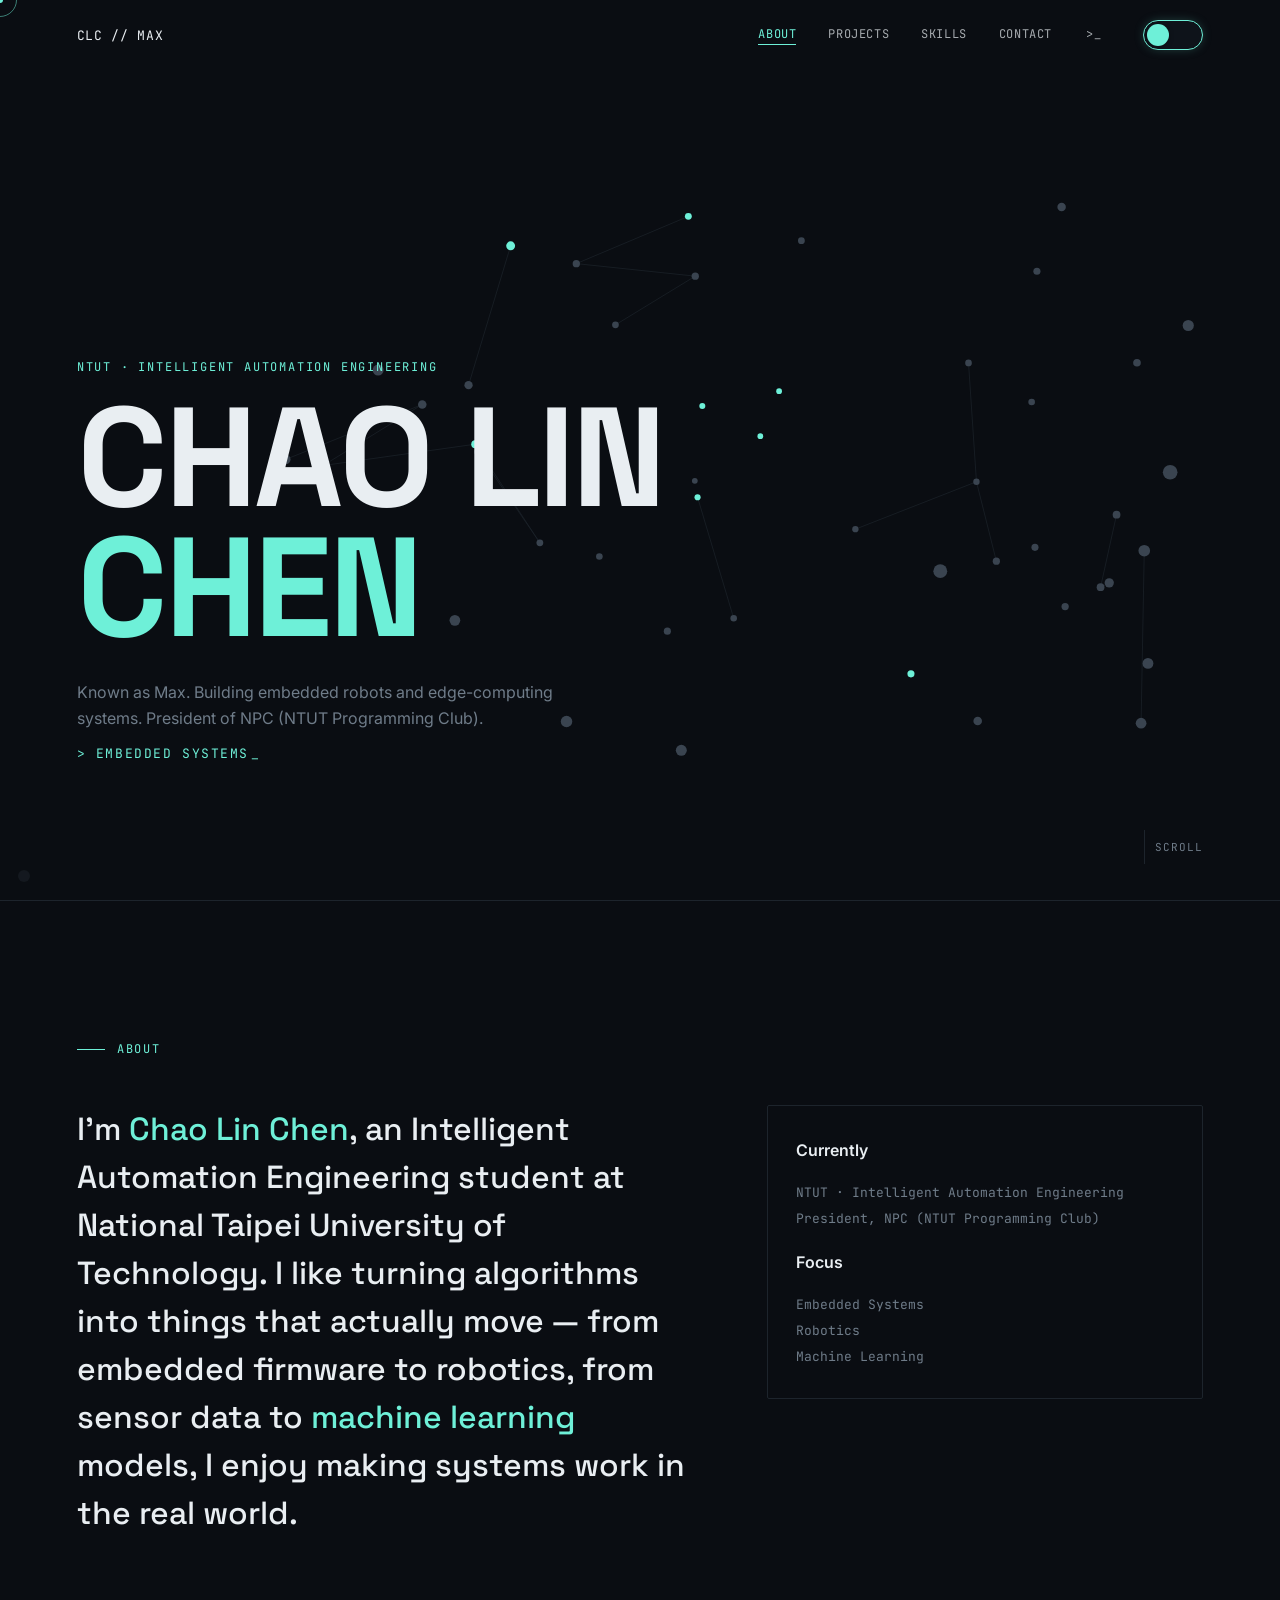
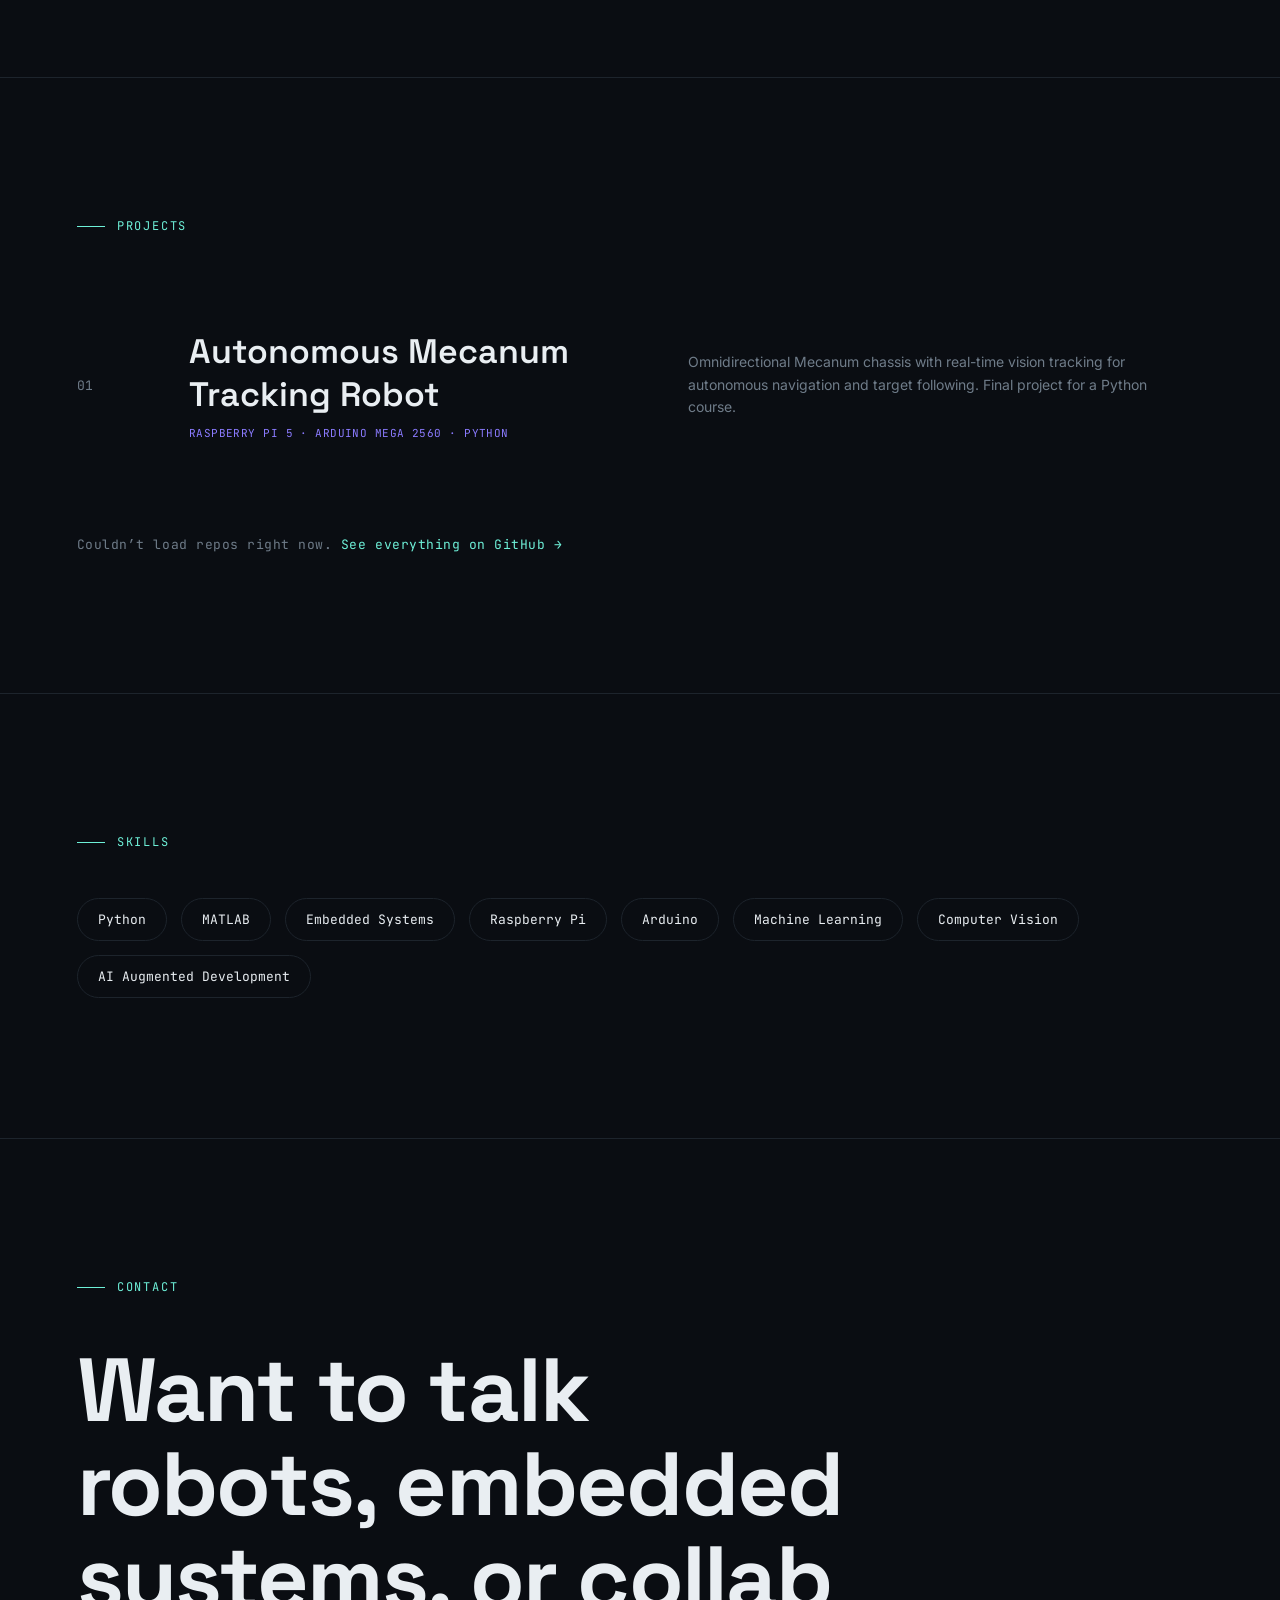
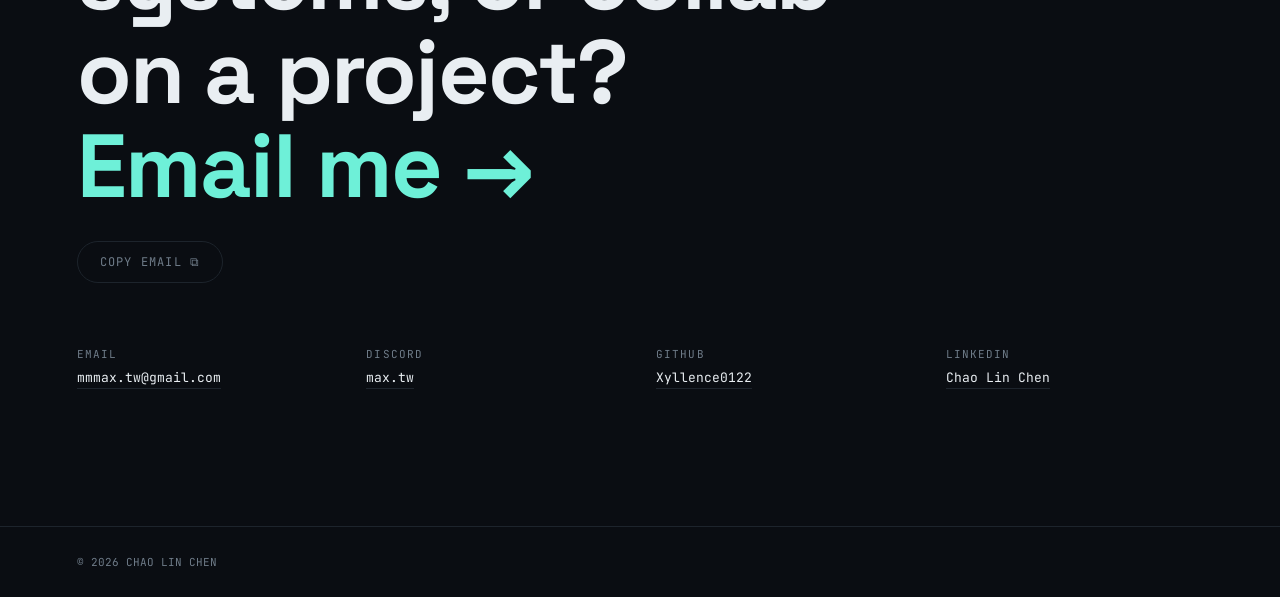
<file: index.html>
<!DOCTYPE html>
<html lang="en">
<head>
<meta charset="UTF-8">
<meta name="viewport" content="width=device-width, initial-scale=1.0">
<title>Chao Lin Chen (Max) — Embedded Systems &amp; Robotics Portfolio</title>

<!-- SEO -->
<meta name="description" content="Chao Lin Chen (Max) — Intelligent Automation Engineering student at NTUT. Building embedded robots, edge-computing systems and machine-learning projects. President of NPC (NTUT Programming Club).">
<meta name="author" content="Chao Lin Chen">
<link rel="canonical" href="https://xyllence0122.github.io/">

<!-- Open Graph / social sharing -->
<meta property="og:type" content="website">
<meta property="og:title" content="Chao Lin Chen (Max) — Portfolio">
<meta property="og:description" content="Building embedded robots and edge-computing systems. NTUT Intelligent Automation Engineering.">
<meta property="og:url" content="https://xyllence0122.github.io/">
<meta name="twitter:card" content="summary">

<meta name="theme-color" content="#0a0d12">

<!-- Favicon (inline SVG, no extra request) -->
<link rel="icon" href="data:image/svg+xml,%3Csvg xmlns='http://www.w3.org/2000/svg' viewBox='0 0 64 64'%3E%3Crect width='64' height='64' rx='12' fill='%230a0d12'/%3E%3Ctext x='32' y='42' font-family='monospace' font-size='28' font-weight='bold' fill='%236ef0d8' text-anchor='middle'%3EM%3C/text%3E%3C/svg%3E">

<!-- Apply saved theme BEFORE first paint to avoid a flash of the wrong theme -->
<script>
  (function(){
    try{
      if(localStorage.getItem('clc_theme') === 'light'){
        document.documentElement.setAttribute('data-theme','light');
      }
    }catch(e){}
  })();
</script>

<!-- Fonts -->
<link rel="preconnect" href="https://fonts.googleapis.com">
<link rel="preconnect" href="https://fonts.gstatic.com" crossorigin>
<link href="https://fonts.googleapis.com/css2?family=Space+Grotesk:wght@400;500;600;700&family=Inter:wght@400;500;600&family=JetBrains+Mono:wght@400;500&display=swap" rel="stylesheet">

<link rel="stylesheet" href="style.css">

<!-- Structured data for search engines -->
<script type="application/ld+json">
{
  "@context": "https://schema.org",
  "@type": "Person",
  "name": "Chao Lin Chen",
  "alternateName": "Max",
  "url": "https://xyllence0122.github.io/",
  "email": "mailto:mmmax.tw@gmail.com",
  "affiliation": { "@type": "CollegeOrUniversity", "name": "National Taipei University of Technology" },
  "knowsAbout": ["Embedded Systems", "Robotics", "Machine Learning", "Computer Vision", "Python"],
  "sameAs": ["https://github.com/Xyllence0122"]
}
</script>
</head>
<body>

<a class="skip-link" href="#about">Skip to content</a>

<div id="preloader" aria-hidden="true">
  <div class="pre-mark">CLC<span>.</span>DEV</div>
  <div class="pre-counter"><b id="pre-pct">0</b>%</div>
  <div class="pre-bar"><i id="pre-bar-fill"></i></div>
</div>

<div id="scroll-progress" aria-hidden="true"></div>

<div id="cursor-dot" aria-hidden="true"></div>
<div id="cursor-ring" aria-hidden="true"></div>

<nav aria-label="Main navigation">
  <a class="nav-mark" href="#top">CLC // MAX</a>
  <button id="nav-toggle" aria-expanded="false" aria-controls="nav-links" aria-label="Toggle menu">
    <span></span><span></span>
  </button>
  <div class="nav-links" id="nav-links">
    <a href="#about">ABOUT</a>
    <a href="#work">PROJECTS</a>
    <a href="#skills">SKILLS</a>
    <a href="#contact">CONTACT</a>
    <a id="resume-link" href="#" target="_blank" rel="noopener" hidden>RESUME</a>
    <button id="term-open" aria-haspopup="dialog" title="Open terminal">&gt;_</button>
    <label class="theme-switch" title="Toggle light / dark theme">
      <input type="checkbox" id="theme-checkbox" aria-label="Switch to light theme">
      <span class="track"><span class="thumb"></span></span>
    </label>
  </div>
</nav>

<header class="hero" id="top">
  <canvas id="hero-canvas" aria-hidden="true"></canvas>
  <p class="hero-eyebrow">NTUT · INTELLIGENT AUTOMATION ENGINEERING</p>
  <h1>
    <span><em>CHAO LIN</em></span>
    <span><em>CHEN</em></span>
  </h1>
  <p class="hero-sub">Known as Max. Building embedded robots and edge-computing systems. President of NPC (NTUT Programming Club).</p>
  <p class="hero-roles" aria-hidden="true">&gt;&nbsp;<span id="typed-role"></span><span class="type-caret">_</span></p>
  <p class="visitor-counter" id="visitor-counter">
    <span class="vc-dot" aria-hidden="true"></span>
    YOU ARE VISITOR <b id="visitor-num">#——</b>
  </p>
  <div class="scroll-cue" aria-hidden="true"><div class="bar"></div>SCROLL</div>
</header>

<main>
  <section id="about">
    <h2 class="eyebrow">ABOUT</h2>
    <div class="about-grid">
      <div class="about-text reveal">
        <p>I'm <span class="hl">Chao Lin Chen</span>, an Intelligent Automation Engineering student at National Taipei University of Technology. I like turning algorithms into things that actually move — from embedded firmware to robotics, from sensor data to <span class="hl">machine learning</span> models, I enjoy making systems work in the real world.</p>
      </div>
      <div class="role-card reveal">
        <strong>Currently</strong>
        NTUT · Intelligent Automation Engineering<br>
        President, NPC (NTUT Programming Club)
        <strong>Focus</strong>
        Embedded Systems<br>
        Robotics<br>
        Machine Learning
      </div>
    </div>
  </section>

  <section id="work">
    <h2 class="eyebrow">PROJECTS</h2>
    <div id="projects-container"></div>
    <p class="gh-more-label" id="gh-more-label" hidden>// MORE ON GITHUB — SYNCED AUTOMATICALLY</p>
    <div class="gh-grid reveal" id="gh-repos"></div>
    <p class="gh-fallback" id="gh-fallback">Loading more from GitHub… <a href="https://github.com/Xyllence0122" target="_blank" rel="noopener">See everything on GitHub →</a></p>
  </section>

  <section id="skills">
    <h2 class="eyebrow">SKILLS</h2>
    <ul class="skills-wrap reveal">
      <li class="skill-pill">Python</li>
      <li class="skill-pill">MATLAB</li>
      <li class="skill-pill">Embedded Systems</li>
      <li class="skill-pill">Raspberry Pi</li>
      <li class="skill-pill">Arduino</li>
      <li class="skill-pill">Machine Learning</li>
      <li class="skill-pill">Computer Vision</li>
      <li class="skill-pill">AI Augmented Development</li>
    </ul>
  </section>

  <section id="contact" class="contact">
    <h2 class="eyebrow">CONTACT</h2>
    <p class="contact-headline reveal">Want to talk robots, embedded systems, or collab on a project?<br><a href="mailto:mmmax.tw@gmail.com">Email me →</a></p>
    <button class="copy-email reveal" id="copy-email" data-email="mmmax.tw@gmail.com">COPY EMAIL ⧉</button>
    <div class="contact-grid reveal" id="contact-container"></div>
  </section>
</main>

<button id="admin-trigger" aria-label="Open site admin"></button>

<div class="admin-overlay" id="admin-overlay" role="dialog" aria-modal="true" aria-labelledby="admin-title">
  <div class="admin-panel">
    <button class="admin-close" id="admin-close" aria-label="Close admin panel">&times;</button>

    <div id="admin-gate" class="admin-pass-gate">
      <h3 id="admin-title">Admin Access</h3>
      <div class="sub">Enter the site password to edit contacts, projects, and your resume link.</div>
      <input type="password" id="admin-password" placeholder="Password" autocomplete="off">
      <button class="admin-btn" id="admin-login" style="width:100%;">Unlock</button>
      <div class="sub" id="admin-error" style="color:#ff6e6e; display:none; margin-top:10px;">Incorrect password.</div>
    </div>

    <div id="admin-content" style="display:none;">
      <h3>Site Admin</h3>
      <div class="sub">Changes save to this browser only (localStorage). To publish for everyone, copy the values into DEFAULT_DATA in script.js and push the file.</div>

      <div class="admin-block">
        <h4>RESUME LINK</h4>
        <div class="admin-row">
          <input type="text" id="resume-input" placeholder="https://... link to your resume PDF">
          <button class="admin-btn" id="resume-save">Save</button>
        </div>
      </div>

      <div class="admin-block">
        <h4>CONTACT METHODS</h4>
        <div id="admin-contact-list"></div>
        <div class="admin-row">
          <input type="text" id="contact-label" placeholder="Label (e.g. TWITTER)" style="max-width:140px;">
          <input type="text" id="contact-text" placeholder="Display text">
          <input type="text" id="contact-url" placeholder="Link (https:// or mailto:)">
          <button class="admin-btn" id="contact-add">Add</button>
        </div>
      </div>

      <div class="admin-block">
        <h4>PROJECTS / RESUME ENTRIES</h4>
        <div id="admin-project-list"></div>
        <div class="admin-row">
          <input type="text" id="project-name" placeholder="Project name">
          <input type="text" id="project-tags" placeholder="Tags (e.g. PYTHON · ML)">
        </div>
        <div class="admin-row">
          <input type="text" id="project-desc" placeholder="Short description">
        </div>
        <div class="admin-row">
          <input type="text" id="project-url" placeholder="Link (https://...)">
          <button class="admin-btn" id="project-add">Add</button>
        </div>
      </div>

      <div class="admin-block">
        <h4>RESET</h4>
        <button class="admin-btn danger" id="admin-reset">Reset all to defaults</button>
      </div>

      <button class="admin-btn" id="admin-logout" style="width:100%;">Lock admin</button>
    </div>
  </div>
</div>

<div id="project-preview" aria-hidden="true">VIEW PROJECT ↗</div>

<div id="toast" role="status" aria-live="polite"></div>

<div id="terminal" hidden>
  <div class="term-window" role="dialog" aria-modal="true" aria-label="Interactive terminal">
    <div class="term-bar">
      <span class="term-dots" aria-hidden="true"><i></i><i></i><i></i></span>
      max@clc.dev — type <b>help</b>
      <button id="term-close" aria-label="Close terminal">&times;</button>
    </div>
    <div class="term-body" id="term-body"></div>
    <form id="term-form" class="term-input-row">
      <label for="term-input">max@clc.dev:~$</label>
      <input id="term-input" autocomplete="off" spellcheck="false" autocapitalize="off">
    </form>
  </div>
</div>

<footer>
  <span>© 2026 CHAO LIN CHEN</span>
</footer>

<script src="script.js" defer></script>
</body>
</html>
</file>
<file: style.css>
/* =========================================================
   Chao Lin Chen — portfolio styles
   Organized: tokens → base → components (top to bottom of page)
   ========================================================= */

/* ---- design tokens ---- */
:root{
  --bg:#0a0d12;
  --bg-soft:#0e131a;
  --line:#1d242c;
  --text:#e9eef2;
  --muted:#6f7c89;
  --accent:#6ef0d8;
  --accent-2:#8b7bff;
  --node:#3a4450;
  --danger:#ff6e6e;
  --glow:rgba(110,240,216,.35);
  --overlay:rgba(8,10,13,.92);
  --mono:'JetBrains Mono', monospace;
  --display:'Space Grotesk', sans-serif;
  --body:'Inter', sans-serif;
}
html[data-theme="light"]{
  --bg:#f6f8fa;
  --bg-soft:#eceff3;
  --line:#d8dee5;
  --text:#131820;
  --muted:#5c6875;
  --accent:#0b8a72;
  --accent-2:#6355d8;
  --node:#9aa7b4;
  --danger:#c93c3c;
  --glow:rgba(11,138,114,.16);
  --overlay:rgba(18,24,32,.45);
}

/* ---- base ---- */
*{margin:0;padding:0;box-sizing:border-box;}
html{scroll-behavior:smooth; background:var(--bg); transition:background .4s ease;}
body{
  color:var(--text);
  font-family:var(--body);
  overflow-x:hidden;
  transition:color .4s ease;
}
::selection{background:var(--accent); color:var(--bg);}
ul{list-style:none;}

:focus-visible{
  outline:2px solid var(--accent);
  outline-offset:3px;
  border-radius:2px;
}

/* accessible "skip to content" link — visible only when focused */
.skip-link{
  position:fixed; top:-48px; left:16px; z-index:600;
  background:var(--accent); color:var(--bg); padding:10px 18px;
  font-family:var(--mono); font-size:12px; text-decoration:none; border-radius:2px;
  transition:top .25s ease;
}
.skip-link:focus{top:16px;}

/* ---- scroll progress ---- */
#scroll-progress{
  position:fixed; top:0; left:0; height:2px; background:var(--accent);
  z-index:210; width:0%;
}

/* ---- preloader ---- */
#preloader{
  position:fixed; inset:0; z-index:500; background:var(--bg);
  display:flex; flex-direction:column; align-items:center; justify-content:center;
  transition:opacity .6s ease, visibility .6s ease;
}
#preloader.hidden{opacity:0; visibility:hidden; pointer-events:none;}
#preloader .pre-mark{
  font-family:var(--display); font-weight:700; font-size:22px;
  letter-spacing:-0.02em; margin-bottom:18px;
}
#preloader .pre-mark span{color:var(--accent);}
#preloader .pre-counter{
  font-family:var(--mono); font-size:13px; color:var(--muted); letter-spacing:.1em;
}
#preloader .pre-counter b{color:var(--accent); font-weight:500;}
#preloader .pre-bar{
  width:160px; height:1px; background:var(--line);
  margin-top:18px; position:relative; overflow:hidden;
}
#preloader .pre-bar i{
  position:absolute; left:0; top:0; height:100%; width:0%; background:var(--accent);
}

/* ---- nav ---- */
nav{
  position:fixed; top:0; left:0; right:0; z-index:100;
  display:flex; justify-content:space-between; align-items:center;
  padding:20px 6vw;
  transition:background .4s ease, backdrop-filter .4s ease;
}
nav.scrolled{
  background:var(--bg);
  background:color-mix(in srgb, var(--bg) 78%, transparent);
  backdrop-filter:blur(10px);
  border-bottom:1px solid var(--line);
}
.nav-mark{
  font-family:var(--mono); font-size:13px; letter-spacing:.05em;
  color:var(--text); text-decoration:none;
}
.nav-links{
  display:flex; gap:32px; align-items:center;
  font-family:var(--mono); font-size:12px; letter-spacing:.05em;
}
.nav-links a{
  color:var(--text); text-decoration:none; opacity:.7; transition:opacity .25s;
  position:relative; padding-bottom:3px;
}
.nav-links a::after{
  content:''; position:absolute; left:0; bottom:0; width:100%; height:1px;
  background:var(--accent);
  transform:scaleX(0); transform-origin:right;
  transition:transform .35s cubic-bezier(.16,1,.3,1);
}
.nav-links a:hover{opacity:1;}
.nav-links a:hover::after{transform:scaleX(1); transform-origin:left;}
.nav-links a.active{opacity:1; color:var(--accent);}
.nav-links a.active::after{transform:scaleX(1); transform-origin:left;}
.nav-links a[hidden]{display:none;}

/* hamburger (mobile only) */
#nav-toggle{
  display:none; flex-direction:column; justify-content:center; gap:6px;
  width:40px; height:36px; padding:8px;
  background:transparent; border:1px solid var(--line); border-radius:2px;
  cursor:pointer;
}
#nav-toggle span{
  display:block; height:1px; background:var(--text);
  transition:transform .3s ease, opacity .3s ease;
}
#nav-toggle[aria-expanded="true"] span:first-child{transform:translateY(3.5px) rotate(45deg);}
#nav-toggle[aria-expanded="true"] span:last-child{transform:translateY(-3.5px) rotate(-45deg);}

@media (max-width:720px){
  #nav-toggle{display:flex;}
  .nav-links{
    position:absolute; top:100%; left:0; right:0;
    flex-direction:column; align-items:flex-start; gap:20px;
    padding:24px 6vw 28px;
    background:var(--bg);
    border-bottom:1px solid var(--line);
    display:none;
  }
  .nav-links.open{display:flex;}
}

/* ---- theme toggle (sliding switch) ---- */
.theme-switch{
  display:inline-flex; align-items:center; margin-left:8px;
  cursor:pointer; user-select:none;
}
.theme-switch input{
  position:absolute; opacity:0; width:1px; height:1px; /* kept focusable for keyboard users */
}
.theme-switch .track{
  width:60px; height:30px; border-radius:999px; border:1px solid var(--accent);
  background:var(--bg-soft); position:relative;
  box-shadow:0 0 12px -3px var(--glow);
  transition:border-color .3s, background .3s, box-shadow .3s;
}
.theme-switch .thumb{
  position:absolute; top:3px; left:3px; width:22px; height:22px; border-radius:50%;
  background:var(--accent); z-index:1;
  box-shadow:0 1px 5px rgba(0,0,0,.35);
  transition:transform .35s cubic-bezier(.65,0,.35,1), background .3s;
}
.theme-switch input:checked ~ .track .thumb{transform:translateX(30px);}
.theme-switch input:focus-visible ~ .track{outline:2px solid var(--accent); outline-offset:3px;}
.theme-switch:hover .track{
  box-shadow:0 0 16px -2px var(--glow);
  background:var(--bg);
}

/* ---- hero ---- */
.hero{
  position:relative; height:100svh; display:flex; flex-direction:column;
  justify-content:flex-end; padding:0 6vw 8vw; overflow:hidden;
}
#hero-canvas{position:fixed; inset:0; z-index:-1;}
.hero-eyebrow{
  font-family:var(--mono); font-size:12px; letter-spacing:.15em; color:var(--accent);
  margin-bottom:18px; position:relative; z-index:2; opacity:0;
  animation:rise .9s .2s forwards cubic-bezier(.16,1,.3,1);
}
.hero h1{
  font-family:var(--display); font-weight:700;
  font-size:clamp(48px, 11vw, 150px); line-height:.92; letter-spacing:-0.02em;
  position:relative; z-index:2;
}
.hero h1 span{display:block; overflow:hidden;}
.hero h1 span em{
  font-style:normal; display:inline-block; opacity:0; transform:translateY(110%);
  animation:rise .9s forwards cubic-bezier(.16,1,.3,1);
}
.hero h1 span:nth-child(1) em{animation-delay:.15s;}
.hero h1 span:nth-child(2) em{animation-delay:.35s; color:var(--accent);}
@keyframes rise{to{opacity:1; transform:translateY(0);}}

.hero-sub{
  position:relative; z-index:2; max-width:480px; margin-top:28px;
  font-size:16px; line-height:1.6; color:var(--muted);
  opacity:0; animation:rise .9s .55s forwards cubic-bezier(.16,1,.3,1);
}
/* ---- hero typewriter ---- */
.hero-roles{
  position:relative; z-index:2; margin-top:14px;
  font-family:var(--mono); font-size:13px; letter-spacing:.12em; color:var(--accent);
  min-height:1.4em;
  opacity:0; animation:rise .9s .7s forwards cubic-bezier(.16,1,.3,1);
}
.type-caret{
  display:inline-block; margin-left:2px; color:var(--accent);
  animation:caret-blink 1s steps(1) infinite;
}
@keyframes caret-blink{50%{opacity:0;}}

/* ---- visitor counter ---- */
.visitor-counter{
  position:relative; z-index:2; margin-top:18px;
  display:flex; align-items:center; gap:10px;
  font-family:var(--mono); font-size:12px; letter-spacing:.12em; color:var(--muted);
  opacity:0; transform:translateY(14px);
  transition:opacity .8s cubic-bezier(.16,1,.3,1), transform .8s cubic-bezier(.16,1,.3,1);
}
.visitor-counter.show{opacity:1; transform:translateY(0);}
.visitor-counter b{color:var(--accent); font-weight:500;}
.visitor-counter .vc-dot{
  width:6px; height:6px; border-radius:50%; background:var(--accent);
  animation:vc-pulse 2s ease-in-out infinite;
}
@keyframes vc-pulse{
  50%{box-shadow:0 0 0 5px var(--glow);}
}

.scroll-cue{
  position:absolute; bottom:36px; right:6vw; z-index:2;
  font-family:var(--mono); font-size:11px; color:var(--muted); letter-spacing:.1em;
  display:flex; align-items:center; gap:10px;
}
.scroll-cue .bar{
  width:1px; height:34px; background:var(--line); position:relative; overflow:hidden;
}
.scroll-cue .bar::after{
  content:''; position:absolute; top:-100%; left:0; width:100%; height:100%;
  background:var(--accent); animation:scrollbar 1.8s ease-in-out infinite;
}
@keyframes scrollbar{50%{top:0;} 100%{top:100%;}}

/* ---- sections (shared) ---- */
section{position:relative; padding:140px 6vw; border-top:1px solid var(--line);}
.eyebrow{
  font-family:var(--mono); font-size:12px; font-weight:400; letter-spacing:.15em;
  color:var(--accent);
  display:flex; align-items:center; gap:12px; margin-bottom:48px;
}
.eyebrow::before{
  content:''; width:28px; height:1px; background:var(--accent);
  transform:scaleX(0); transform-origin:left;
  transition:transform .7s cubic-bezier(.16,1,.3,1);
}
.eyebrow.in::before{transform:scaleX(1);}
.reveal{
  opacity:0; transform:translateY(40px);
  transition:opacity .8s cubic-bezier(.16,1,.3,1), transform .8s cubic-bezier(.16,1,.3,1);
}
.reveal.in{opacity:1; transform:translateY(0);}

/* ---- about ---- */
.about-grid{display:grid; grid-template-columns:1.4fr 1fr; gap:80px;}
.about-text p{
  font-size:clamp(22px, 2.6vw, 32px); line-height:1.5;
  font-family:var(--display); font-weight:500;
}
.about-text p .hl{color:var(--accent);}
.role-card{
  border:1px solid var(--line); padding:28px; border-radius:2px; align-self:start;
  font-family:var(--mono); font-size:13px; line-height:2; color:var(--muted);
}
.role-card strong{
  display:block; color:var(--text); font-family:var(--body);
  font-size:16px; margin-bottom:14px; font-weight:600;
}
.role-card strong:not(:first-child){margin-top:14px;}
@media (max-width:800px){.about-grid{grid-template-columns:1fr; gap:48px;}}

/* ---- projects ---- */
.project{
  display:grid; grid-template-columns:80px 1fr 1fr auto; gap:32px;
  padding:48px 0; border-top:1px solid var(--line); align-items:center;
  cursor:pointer; text-decoration:none; color:inherit;
}
.project:first-of-type{border-top:none;}
.project:hover .project-name,
.project:focus-visible .project-name{color:var(--accent);}
.project-index{
  font-family:var(--mono); color:var(--muted); font-size:13px; transition:color .3s;
}
.project:hover .project-index{color:var(--accent);}
.project-name{
  font-family:var(--display); font-weight:600;
  font-size:clamp(22px, 3vw, 34px); transition:color .3s;
}
.project-desc{color:var(--muted); font-size:14px; line-height:1.6;}
.project-tags{
  font-family:var(--mono); font-size:11px; color:var(--accent-2);
  margin-top:10px; letter-spacing:.04em;
}
.project-arrow{
  font-family:var(--display); font-size:26px; color:var(--accent);
  opacity:0; transform:translateX(-10px) rotate(-45deg);
  transition:opacity .3s, transform .3s;
}
.project:hover .project-arrow{opacity:1; transform:translateX(0) rotate(-45deg);}
@media (max-width:800px){
  .project{grid-template-columns:1fr; gap:8px;}
  .project-arrow{display:none;}
}

/* ---- auto-synced GitHub repos (inside projects) ---- */
.gh-more-label{
  margin:72px 0 28px;
  font-family:var(--mono); font-size:12px; letter-spacing:.12em; color:var(--muted);
}
.gh-more-label[hidden]{display:none;}
.gh-grid{
  display:grid; grid-template-columns:repeat(auto-fill, minmax(280px, 1fr)); gap:20px;
}
.repo-card{
  display:flex; flex-direction:column; gap:12px;
  border:1px solid var(--line); border-radius:2px; padding:22px;
  text-decoration:none; color:inherit;
  transition:transform .3s, border-color .3s, box-shadow .3s;
}
.repo-card:hover{
  border-color:var(--accent); transform:translateY(-4px);
  box-shadow:0 10px 30px -12px var(--glow);
}
.repo-card .repo-name{
  font-family:var(--display); font-weight:600; font-size:17px;
  transition:color .3s; overflow-wrap:anywhere;
}
.repo-card:hover .repo-name{color:var(--accent);}
.repo-card .repo-desc{
  color:var(--muted); font-size:13px; line-height:1.6; flex:1;
}
.repo-card .repo-meta{
  display:flex; align-items:center; gap:16px; flex-wrap:wrap;
  font-family:var(--mono); font-size:11px; color:var(--muted); letter-spacing:.04em;
}
.repo-card .repo-meta .lang-dot{
  display:inline-block; width:8px; height:8px; border-radius:50%;
  margin-right:6px; vertical-align:-1px; background:var(--accent);
}
.gh-fallback{
  margin-top:48px;
  font-family:var(--mono); font-size:13px; color:var(--muted); letter-spacing:.04em;
}
.gh-fallback a{color:var(--accent); text-decoration:none;}
.gh-fallback a:hover{text-decoration:underline;}
.gh-fallback[hidden]{display:none;}

/* ---- skills ---- */
.skills-wrap{display:flex; flex-wrap:wrap; gap:14px;}
.skill-pill{
  font-family:var(--mono); font-size:13px; padding:12px 20px;
  border:1px solid var(--line); border-radius:999px; color:var(--text);
  transition:transform .3s, border-color .3s, color .3s, box-shadow .3s;
  opacity:0; transform:translateY(16px) scale(.96);
}
.skill-pill.in{opacity:1; transform:translateY(0) scale(1);}
.skill-pill:hover{
  border-color:var(--accent); color:var(--accent);
  transform:translateY(-4px) scale(1.04);
  box-shadow:0 8px 24px -8px var(--glow);
}

/* ---- custom cursor (pointer devices only) ---- */
#cursor-dot, #cursor-ring{
  position:fixed; top:0; left:0; pointer-events:none; z-index:400;
  border-radius:50%; transform:translate(-50%,-50%);
}
#cursor-dot{width:6px; height:6px; background:var(--accent);}
#cursor-ring{
  width:34px; height:34px; border:1px solid var(--accent); opacity:.5;
  transition:width .25s, height .25s, opacity .25s, border-color .25s;
}
#cursor-ring.hovering{width:56px; height:56px; opacity:.9; border-color:var(--accent-2);}
@media (hover:none), (pointer:coarse){
  #cursor-dot, #cursor-ring{display:none;}
}

/* ---- contact ---- */
.contact-headline{
  font-family:var(--display); font-weight:700;
  font-size:clamp(36px, 7vw, 90px); line-height:1.05; letter-spacing:-0.02em;
  max-width:900px;
  text-wrap:balance; /* evens out line lengths where supported */
}
.contact-headline a{
  color:var(--accent); text-decoration:none;
  border-bottom:2px solid transparent; transition:border-color .3s;
}
.contact-headline a:hover{border-color:var(--accent);}
.copy-email{
  margin-top:28px;
  background:transparent; border:1px solid var(--line); color:var(--muted);
  padding:12px 22px; font-family:var(--mono); font-size:12px; letter-spacing:.1em;
  border-radius:999px; cursor:pointer;
  transition:color .3s, border-color .3s, box-shadow .3s, transform .3s;
}
.copy-email:hover{
  color:var(--accent); border-color:var(--accent);
  box-shadow:0 8px 24px -8px var(--glow); transform:translateY(-2px);
}
.contact-grid{
  margin-top:64px; display:grid; grid-template-columns:repeat(4,1fr); gap:32px;
  font-family:var(--mono); font-size:13px;
}
.contact-item span{
  display:block; color:var(--muted); margin-bottom:8px;
  font-size:11px; letter-spacing:.1em;
}
.contact-item a{
  color:var(--text); text-decoration:none;
  border-bottom:1px solid var(--line); padding-bottom:2px;
  transition:color .3s, border-color .3s;
  overflow-wrap:anywhere;
}
.contact-item a:hover{color:var(--accent); border-color:var(--accent);}
@media (max-width:900px){.contact-grid{grid-template-columns:repeat(2,1fr);}}
@media (max-width:500px){.contact-grid{grid-template-columns:1fr;}}

/* ---- project hover preview tag ---- */
#project-preview{
  position:fixed; top:0; left:0; z-index:250; pointer-events:none;
  font-family:var(--mono); font-size:11px; letter-spacing:.1em; color:var(--bg);
  background:var(--accent); padding:9px 16px; border-radius:999px;
  opacity:0; transform:translate(-50%,-50%) scale(.7);
  transition:opacity .25s, transform .25s;
  white-space:nowrap;
}
#project-preview.show{opacity:1; transform:translate(-50%,-50%) scale(1);}
@media (hover:none), (pointer:coarse){
  #project-preview{display:none;}
}

/* ---- terminal easter egg ---- */
#terminal{
  position:fixed; inset:0; z-index:350; background:var(--overlay);
  backdrop-filter:blur(6px);
  display:flex; align-items:center; justify-content:center; padding:24px;
}
#terminal[hidden]{display:none;}
.term-window{
  width:100%; max-width:640px; height:min(440px, 72vh);
  display:flex; flex-direction:column;
  background:var(--bg-soft); border:1px solid var(--line); border-radius:6px;
  overflow:hidden; font-family:var(--mono); font-size:13px;
  box-shadow:0 30px 80px -20px rgba(0,0,0,.6);
}
.term-bar{
  display:flex; align-items:center; gap:12px; padding:10px 14px;
  border-bottom:1px solid var(--line);
  color:var(--muted); font-size:11px; letter-spacing:.06em;
}
.term-bar b{color:var(--accent); font-weight:500;}
.term-dots{display:inline-flex; gap:6px;}
.term-dots i{width:10px; height:10px; border-radius:50%; background:var(--line);}
.term-dots i:nth-child(1){background:var(--danger);}
.term-dots i:nth-child(2){background:#e0b34c;}
.term-dots i:nth-child(3){background:var(--accent);}
#term-close{
  margin-left:auto; background:none; border:none; color:var(--muted);
  font-size:18px; cursor:pointer; line-height:1;
}
#term-close:hover{color:var(--text);}
.term-body{
  flex:1; padding:14px; overflow-y:auto; line-height:1.7;
  white-space:pre-wrap; overflow-wrap:anywhere;
}
.term-body .t-cmd{color:var(--accent);}
.term-body .t-muted{color:var(--muted);}
.term-input-row{
  display:flex; gap:8px; align-items:center;
  padding:12px 14px; border-top:1px solid var(--line);
}
.term-input-row label{color:var(--accent); white-space:nowrap;}
.term-input-row input{
  flex:1; background:none; border:none; outline:none;
  color:var(--text); font-family:var(--mono); font-size:13px; caret-color:var(--accent);
}
/* terminal launcher in the nav */
#term-open{
  background:none; border:none; padding:0 2px 3px; cursor:pointer;
  font-family:var(--mono); font-size:12px; letter-spacing:.05em;
  color:var(--text); opacity:.7;
  transition:opacity .25s, color .25s;
}
#term-open:hover{opacity:1; color:var(--accent);}

/* ---- toast ---- */
#toast{
  position:fixed; bottom:80px; left:50%; z-index:450;
  transform:translateX(-50%) translateY(12px);
  background:var(--accent); color:var(--bg);
  font-family:var(--mono); font-size:12px; letter-spacing:.08em;
  padding:11px 22px; border-radius:999px;
  opacity:0; pointer-events:none;
  transition:opacity .3s, transform .3s;
  white-space:nowrap;
}
#toast.show{opacity:1; transform:translateX(-50%) translateY(0);}

/* ---- footer ---- */
footer{
  padding:28px 6vw; display:flex; justify-content:space-between; gap:16px; flex-wrap:wrap;
  font-family:var(--mono); font-size:11px; color:var(--muted);
  border-top:1px solid var(--line);
}

/* ---- admin ---- */
#admin-trigger{
  position:fixed; bottom:18px; left:18px; z-index:200;
  width:12px; height:12px; border-radius:50%;
  background:var(--line); border:none; padding:0;
  cursor:pointer; opacity:.5; transition:opacity .3s, background .3s;
}
#admin-trigger:hover, #admin-trigger:focus-visible{opacity:1; background:var(--accent);}

.admin-overlay{
  position:fixed; inset:0; z-index:300; background:var(--overlay);
  backdrop-filter:blur(6px);
  display:none; align-items:center; justify-content:center; padding:24px;
}
.admin-overlay.open{display:flex;}
.admin-panel{
  position:relative;
  background:var(--bg-soft); border:1px solid var(--line);
  width:100%; max-width:640px; max-height:86vh; overflow-y:auto;
  padding:36px; border-radius:4px;
}
.admin-panel h3{font-family:var(--display); font-size:22px; margin-bottom:6px;}
.admin-panel .sub{
  font-family:var(--mono); font-size:11px; color:var(--muted);
  margin-bottom:28px; letter-spacing:.04em; line-height:1.6;
}
.admin-block{margin-bottom:32px;}
.admin-block h4{
  font-family:var(--mono); font-size:12px; color:var(--accent);
  letter-spacing:.1em; margin-bottom:14px;
}
.admin-row{display:flex; gap:10px; margin-bottom:10px; flex-wrap:wrap;}
.admin-row input{
  flex:1; min-width:120px; background:var(--bg); border:1px solid var(--line);
  color:var(--text); padding:10px 12px; font-family:var(--body); font-size:13px;
  border-radius:2px; outline:none;
}
.admin-row input:focus{border-color:var(--accent);}
.admin-btn{
  background:transparent; border:1px solid var(--accent); color:var(--accent);
  padding:10px 16px; font-family:var(--mono); font-size:12px;
  cursor:pointer; border-radius:2px; transition:background .25s, color .25s;
  white-space:nowrap;
}
.admin-btn:hover{background:var(--accent); color:var(--bg);}
.admin-btn.danger{border-color:var(--danger); color:var(--danger);}
.admin-btn.danger:hover{background:var(--danger); color:var(--bg);}
.admin-list-item{
  display:flex; justify-content:space-between; align-items:center; gap:12px;
  border:1px solid var(--line); padding:10px 14px; border-radius:2px;
  margin-bottom:8px; font-family:var(--mono); font-size:12px;
}
.admin-list-item span{color:var(--muted); overflow-wrap:anywhere;}
.admin-close{
  position:absolute; top:20px; right:24px;
  background:none; border:none; color:var(--muted);
  font-size:22px; cursor:pointer; line-height:1;
}
.admin-pass-gate{text-align:center;}
.admin-pass-gate input{
  width:100%; text-align:center; margin-bottom:14px;
  background:var(--bg); border:1px solid var(--line); color:var(--text);
  padding:10px 12px; font-family:var(--body); font-size:13px; border-radius:2px;
}
.admin-pass-gate input:focus{border-color:var(--accent); outline:none;}

/* ---- reduced motion: respect user preference ---- */
@media (prefers-reduced-motion: reduce){
  html{scroll-behavior:auto;}
  *, *::before, *::after{
    animation-duration:.01ms !important;
    animation-iteration-count:1 !important;
    transition-duration:.01ms !important;
  }
  .reveal, .skill-pill, .hero-eyebrow, .hero-sub, .hero-roles, .hero h1 span em{
    opacity:1 !important; transform:none !important;
  }
  #preloader{display:none;}
  .scroll-cue .bar::after{animation:none;}
  .type-caret{animation:none;}
}
</file>
